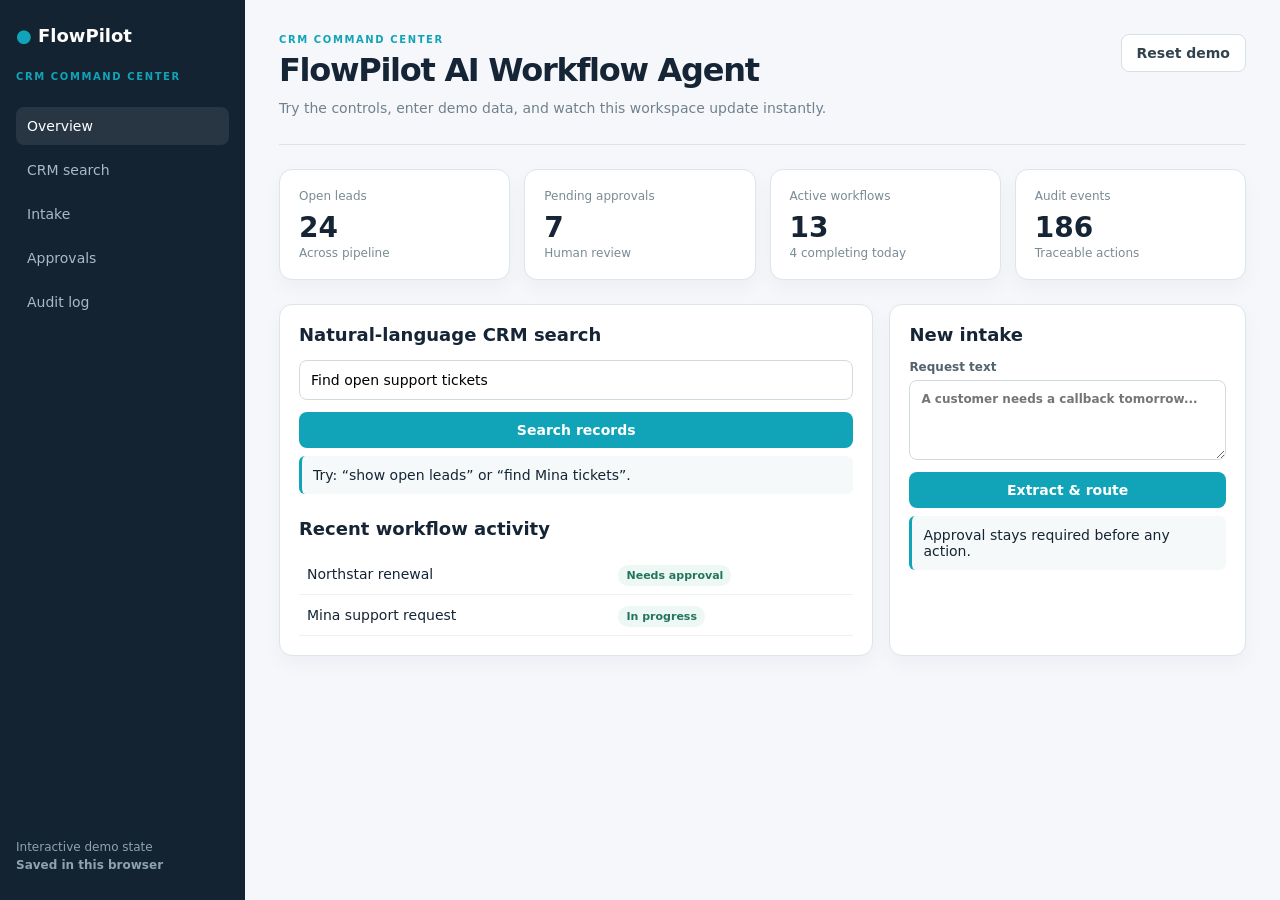
<file: site/index.html>
<!doctype html><html><head><meta charset="utf-8"><meta name="viewport" content="width=device-width,initial-scale=1"><title>FlowPilot AI Workflow Agent</title><style>:root{--a:#11a4b8}*{box-sizing:border-box}body{margin:0;background:#f5f7fb;color:#152536;font:14px system-ui,sans-serif}button,input,select,textarea{font:inherit}.app{display:flex;min-height:100vh}aside{width:245px;background:#142331;color:#d7e3ea;padding:25px 16px;display:flex;flex-direction:column;gap:25px}.logo{font-size:18px;font-weight:800;color:#fff}.logo b{color:var(--a)}nav{display:grid;gap:6px}nav button{background:transparent;border:0;color:#a8bac4;text-align:left;padding:11px;border-radius:8px;cursor:pointer}nav button.active,nav button:hover{background:#ffffff16;color:#fff}main{flex:1;padding:34px;max-width:1400px}header{display:flex;justify-content:space-between;gap:20px;align-items:flex-start;border-bottom:1px solid #dbe4e9;padding-bottom:24px}h1{font-size:32px;margin:6px 0 9px;letter-spacing:-.04em}h2{font-size:18px;margin:0 0 15px}p{color:#71818c;line-height:1.55;margin:0}.eyebrow{font-size:10px;letter-spacing:.16em;color:var(--a);font-weight:800}.btn{background:var(--a);color:#fff;border:0;border-radius:8px;padding:10px 15px;cursor:pointer;font-weight:700}.btn.secondary{background:#fff;color:#30434e;border:1px solid #d6e0e5}.grid{display:grid;grid-template-columns:repeat(4,1fr);gap:14px;margin:24px 0}.card{background:#fff;border:1px solid #dce5ea;border-radius:13px;padding:19px;box-shadow:0 8px 20px #1223330a}.metric{font-size:28px;font-weight:800;margin:8px 0 2px}.muted{font-size:12px;color:#7a8b94}.layout{display:grid;grid-template-columns:1.25fr .75fr;gap:16px}.stack{display:grid;gap:14px}.row{display:flex;gap:9px;align-items:center;flex-wrap:wrap}input,select,textarea{width:100%;padding:11px;border:1px solid #cfdbe1;border-radius:8px;background:#fff}label{font-size:12px;font-weight:700;color:#52636d;display:grid;gap:6px}form{display:grid;gap:12px}table{width:100%;border-collapse:collapse}th,td{padding:12px 8px;text-align:left;border-bottom:1px solid #edf1f3;white-space:nowrap}th{font-size:11px;text-transform:uppercase;color:#81919a}.tag{border-radius:99px;padding:4px 8px;background:#edf7f4;color:#23745e;font-size:11px;font-weight:700}.alert{padding:11px;border-left:3px solid var(--a);background:#f6f9fa;border-radius:6px;margin:8px 0}.toast{position:fixed;right:22px;bottom:20px;background:#142331;color:#fff;padding:12px 16px;border-radius:8px;display:none}.toast.show{display:block}.bar{height:9px;border-radius:10px;background:#e4ebef;overflow:hidden}.bar i{display:block;height:100%;background:var(--a)}@media(max-width:850px){aside{width:190px}main{padding:22px 16px}.grid{grid-template-columns:repeat(2,1fr)}.layout{grid-template-columns:1fr}}@media(max-width:560px){.app{display:block}aside{width:auto}nav{display:flex;overflow:auto}nav button{white-space:nowrap}header{display:block}.actions{margin-top:16px}.grid{grid-template-columns:1fr}}</style></head><body><div class="app"><aside><div class="logo"><b>●</b> FlowPilot</div><div class="eyebrow">CRM COMMAND CENTER</div><nav><button class="active" onclick="activate(this)">Overview</button><button class="" onclick="activate(this)">CRM search</button><button class="" onclick="activate(this)">Intake</button><button class="" onclick="activate(this)">Approvals</button><button class="" onclick="activate(this)">Audit log</button></nav><p style="margin-top:auto;color:#8ea3ad;font-size:12px">Interactive demo state<br><strong>Saved in this browser</strong></p></aside><main><header><div><div class="eyebrow">CRM COMMAND CENTER</div><h1>FlowPilot AI Workflow Agent</h1><p>Try the controls, enter demo data, and watch this workspace update instantly.</p></div><div class="actions"><button class="btn secondary" onclick="resetDemo()">Reset demo</button></div></header><section class="grid"><div class="card"><div class="muted">Open leads</div><div id="m1" class="metric">24</div><div class="muted">Across pipeline</div></div><div class="card"><div class="muted">Pending approvals</div><div id="m2" class="metric">7</div><div class="muted">Human review</div></div><div class="card"><div class="muted">Active workflows</div><div class="metric">13</div><div class="muted">4 completing today</div></div><div class="card"><div class="muted">Audit events</div><div class="metric">186</div><div class="muted">Traceable actions</div></div></section><section class="layout"><div class="card"><h2>Natural-language CRM search</h2><form onsubmit="searchCRM(event)"><input id="q" value="Find open support tickets"><button class="btn">Search records</button></form><div id="result" class="alert">Try: “show open leads” or “find Mina tickets”.</div><h2 style="margin-top:24px">Recent workflow activity</h2><table><tbody id="rows"><tr><td>Northstar renewal</td><td><span class="tag">Needs approval</span></td></tr><tr><td>Mina support request</td><td><span class="tag">In progress</span></td></tr></tbody></table></div><div class="card"><h2>New intake</h2><form onsubmit="intake(event)"><label>Request text<textarea id="intake" rows="4" placeholder="A customer needs a callback tomorrow..."></textarea></label><button class="btn">Extract & route</button></form><div id="intakeResult" class="alert">Approval stays required before any action.</div></div></section></main></div><div id="toast" class="toast"></div><script>function activate(b){document.querySelectorAll('nav button').forEach(x=>x.classList.remove('active'));b.classList.add('active');toast('Opened '+b.textContent)}function toast(t){let x=document.getElementById('toast');x.textContent=t;x.classList.add('show');setTimeout(()=>x.classList.remove('show'),1800)}function resetDemo(){location.reload()}function searchCRM(e){e.preventDefault();let q=document.getElementById('q').value.toLowerCase();document.getElementById('result').textContent=q.includes('mina')?'1 support ticket found for Mina Patel.':'3 matching CRM records found. Filters applied: open, owner-visible.';toast('Search completed')}function intake(e){e.preventDefault();let x=document.getElementById('intake').value.trim();document.getElementById('intakeResult').textContent=x?'Intent extracted: support. Approval request added to queue.':'Enter a request first.';toast('Intake processed')}</script></body></html>
</file>
